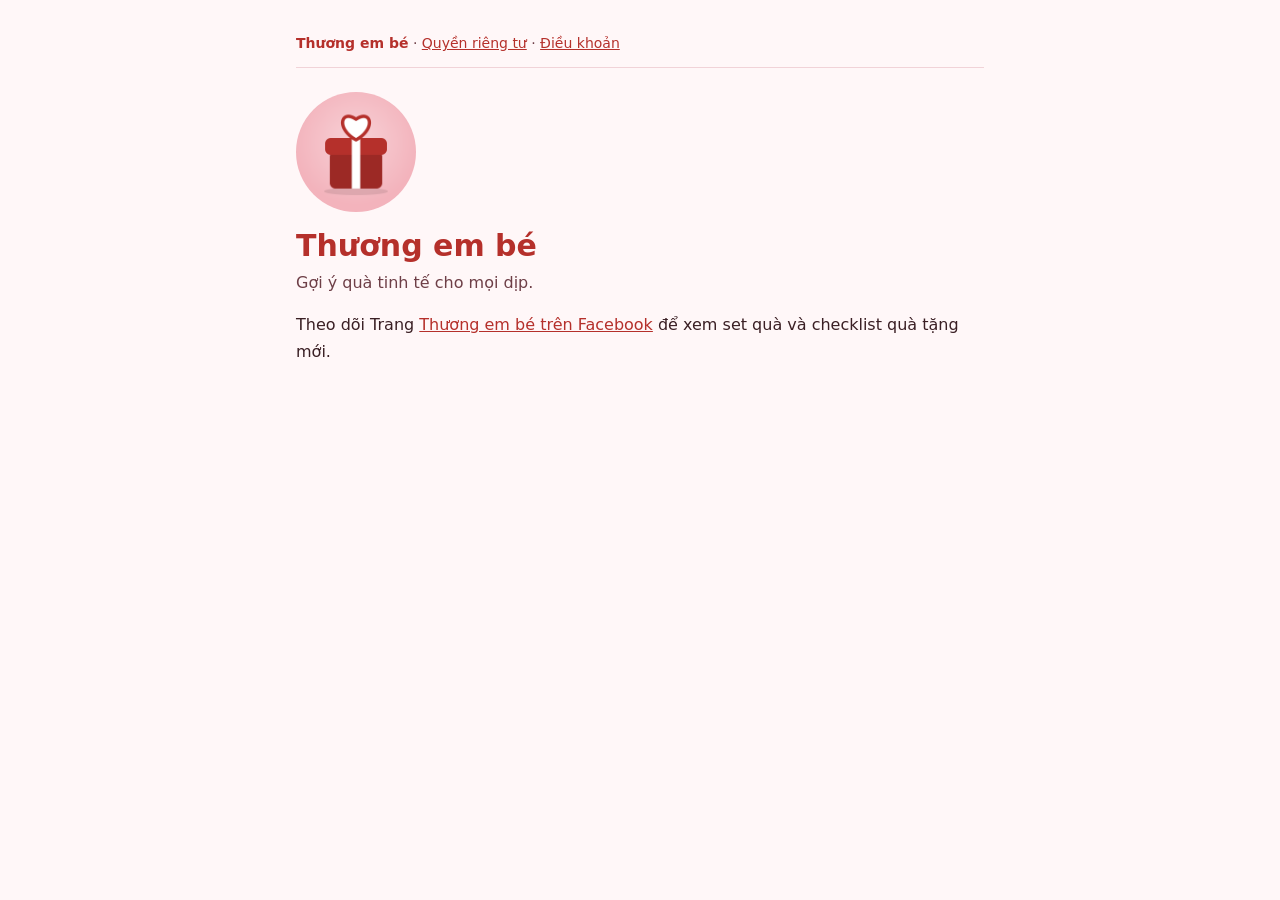
<file: index.html>
<!doctype html>
<html lang="vi">
<head>
<meta charset="utf-8">
<meta name="viewport" content="width=device-width,initial-scale=1">
<title>Thương em bé</title>
<link rel="stylesheet" href="style.css">
</head>
<body>
<main>
<nav><a href="index.html" aria-current="page">Thương em bé</a> · <a href="privacy.html">Quyền riêng tư</a> · <a href="terms.html">Điều khoản</a></nav>
<img class="logo" src="app-icon.png" alt="" width="120" height="120">
<h1>Thương em bé</h1>
<p class="lede">Gợi ý quà tinh tế cho mọi dịp.</p>
<p>Theo dõi Trang <a href="https://www.facebook.com/profile.php?id=61595892061499">Thương em bé trên Facebook</a> để xem set quà và checklist quà tặng mới.</p>
</main>
</body>
</html>
</file>
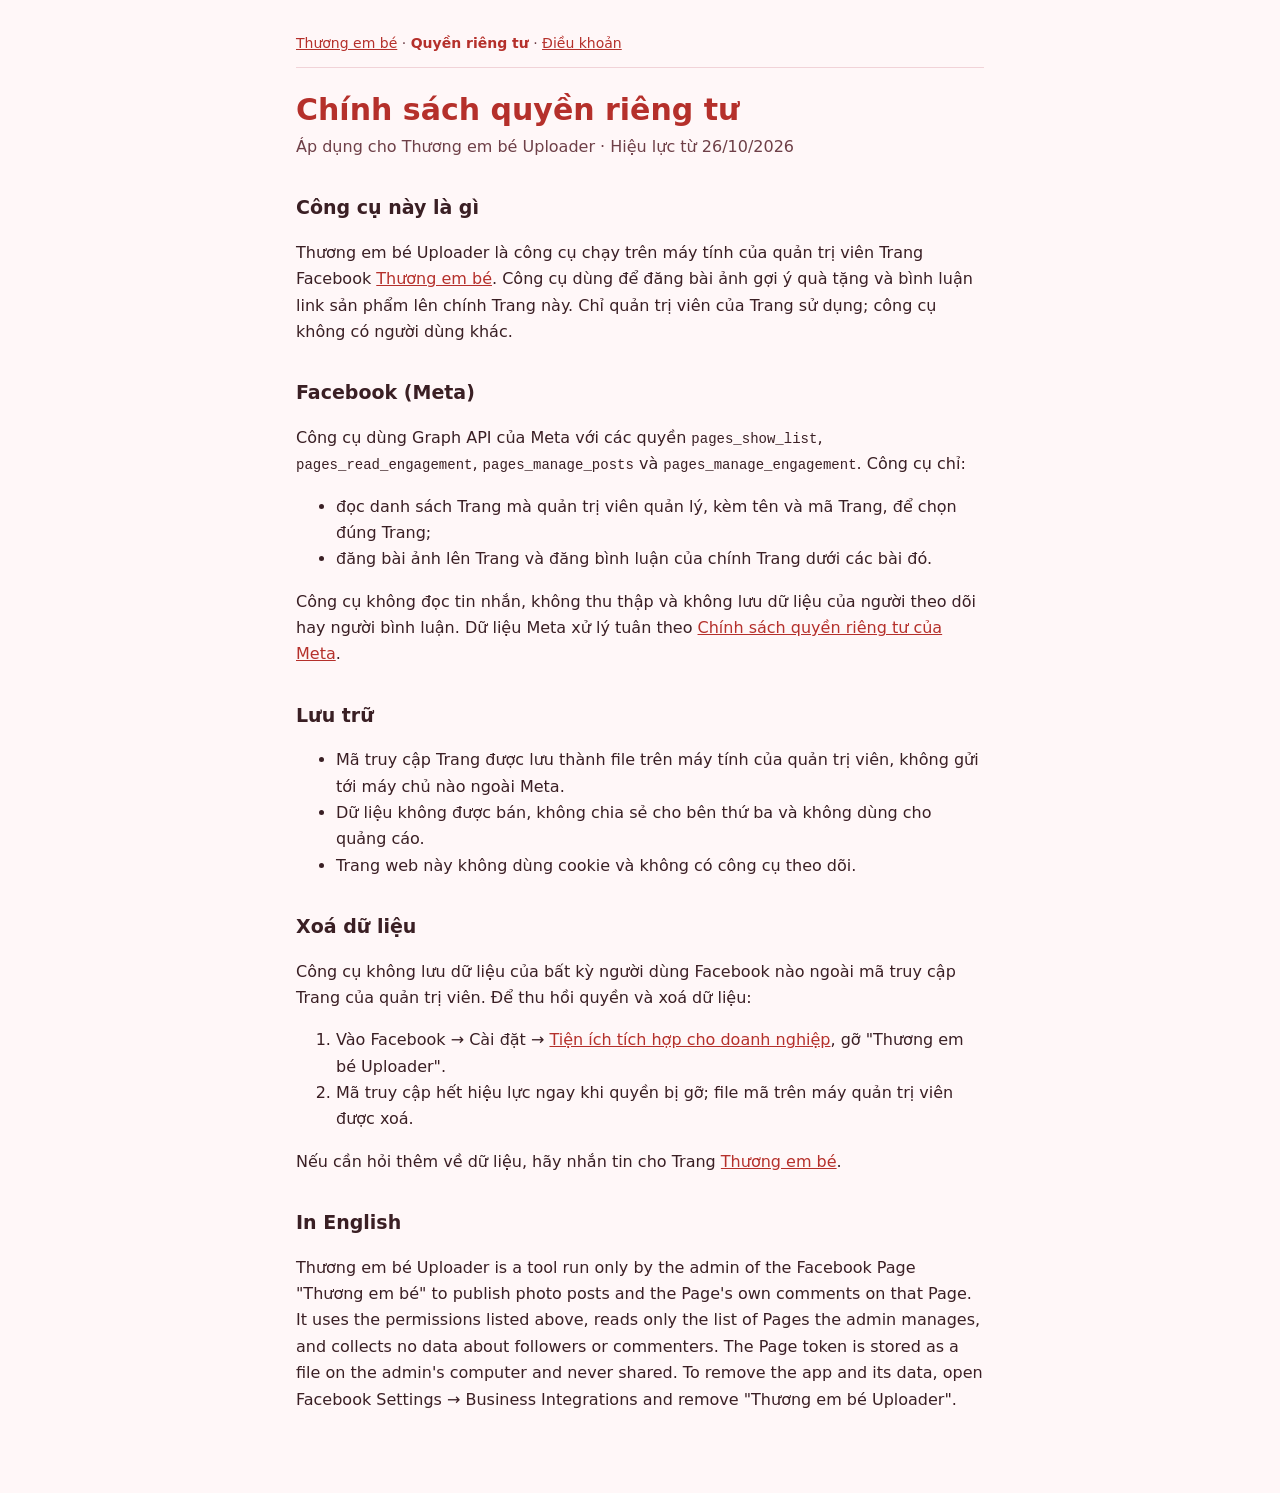
<file: privacy.html>
<!doctype html>
<html lang="vi">
<head>
<meta charset="utf-8">
<meta name="viewport" content="width=device-width,initial-scale=1">
<title>Chính sách quyền riêng tư · Thương em bé Uploader</title>
<link rel="stylesheet" href="style.css">
</head>
<body>
<main>
<nav><a href="index.html">Thương em bé</a> · <a href="privacy.html" aria-current="page">Quyền riêng tư</a> · <a href="terms.html">Điều khoản</a></nav>
<h1>Chính sách quyền riêng tư</h1>
<p class="lede">Áp dụng cho Thương em bé Uploader · Hiệu lực từ 26/10/2026</p>

<h2>Công cụ này là gì</h2>
<p>Thương em bé Uploader là công cụ chạy trên máy tính của quản trị viên Trang Facebook <a href="https://www.facebook.com/profile.php?id=61595892061499">Thương em bé</a>. Công cụ dùng để đăng bài ảnh gợi ý quà tặng và bình luận link sản phẩm lên chính Trang này. Chỉ quản trị viên của Trang sử dụng; công cụ không có người dùng khác.</p>

<h2>Facebook (Meta)</h2>
<p>Công cụ dùng Graph API của Meta với các quyền <code>pages_show_list</code>, <code>pages_read_engagement</code>, <code>pages_manage_posts</code> và <code>pages_manage_engagement</code>. Công cụ chỉ:</p>
<ul>
<li>đọc danh sách Trang mà quản trị viên quản lý, kèm tên và mã Trang, để chọn đúng Trang;</li>
<li>đăng bài ảnh lên Trang và đăng bình luận của chính Trang dưới các bài đó.</li>
</ul>
<p>Công cụ không đọc tin nhắn, không thu thập và không lưu dữ liệu của người theo dõi hay người bình luận. Dữ liệu Meta xử lý tuân theo <a href="https://www.facebook.com/privacy/policy">Chính sách quyền riêng tư của Meta</a>.</p>

<h2>Lưu trữ</h2>
<ul>
<li>Mã truy cập Trang được lưu thành file trên máy tính của quản trị viên, không gửi tới máy chủ nào ngoài Meta.</li>
<li>Dữ liệu không được bán, không chia sẻ cho bên thứ ba và không dùng cho quảng cáo.</li>
<li>Trang web này không dùng cookie và không có công cụ theo dõi.</li>
</ul>

<h2 id="xoa-du-lieu">Xoá dữ liệu</h2>
<p>Công cụ không lưu dữ liệu của bất kỳ người dùng Facebook nào ngoài mã truy cập Trang của quản trị viên. Để thu hồi quyền và xoá dữ liệu:</p>
<ol>
<li>Vào Facebook → Cài đặt → <a href="https://www.facebook.com/settings?tab=business_tools">Tiện ích tích hợp cho doanh nghiệp</a>, gỡ "Thương em bé Uploader".</li>
<li>Mã truy cập hết hiệu lực ngay khi quyền bị gỡ; file mã trên máy quản trị viên được xoá.</li>
</ol>
<p>Nếu cần hỏi thêm về dữ liệu, hãy nhắn tin cho Trang <a href="https://www.facebook.com/profile.php?id=61595892061499">Thương em bé</a>.</p>

<h2 lang="en">In English</h2>
<p lang="en">Thương em bé Uploader is a tool run only by the admin of the Facebook Page "Thương em bé" to publish photo posts and the Page's own comments on that Page. It uses the permissions listed above, reads only the list of Pages the admin manages, and collects no data about followers or commenters. The Page token is stored as a file on the admin's computer and never shared. To remove the app and its data, open Facebook Settings → Business Integrations and remove "Thương em bé Uploader".</p>
</main>
</body>
</html>
</file>
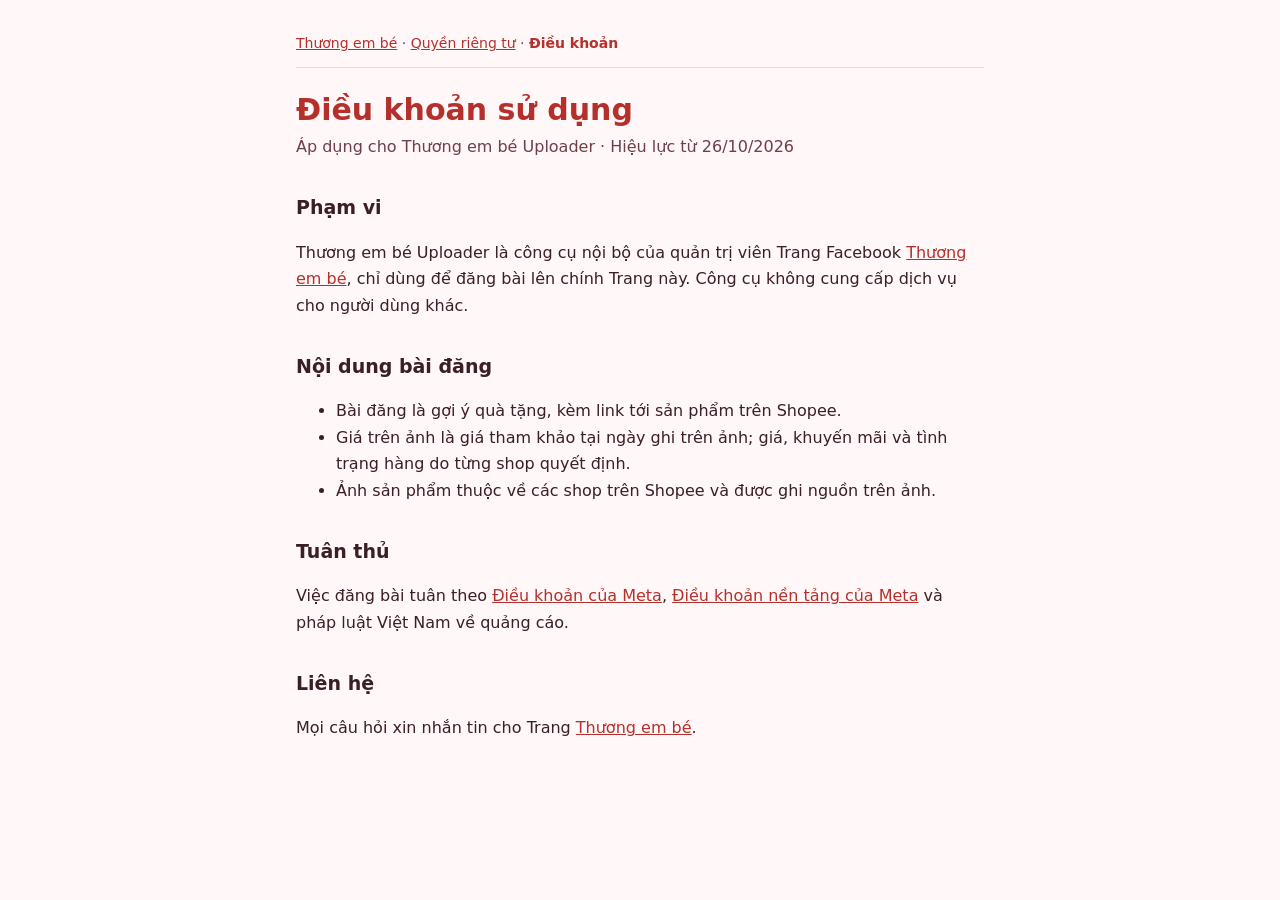
<file: terms.html>
<!doctype html>
<html lang="vi">
<head>
<meta charset="utf-8">
<meta name="viewport" content="width=device-width,initial-scale=1">
<title>Điều khoản sử dụng · Thương em bé Uploader</title>
<link rel="stylesheet" href="style.css">
</head>
<body>
<main>
<nav><a href="index.html">Thương em bé</a> · <a href="privacy.html">Quyền riêng tư</a> · <a href="terms.html" aria-current="page">Điều khoản</a></nav>
<h1>Điều khoản sử dụng</h1>
<p class="lede">Áp dụng cho Thương em bé Uploader · Hiệu lực từ 26/10/2026</p>

<h2>Phạm vi</h2>
<p>Thương em bé Uploader là công cụ nội bộ của quản trị viên Trang Facebook <a href="https://www.facebook.com/profile.php?id=61595892061499">Thương em bé</a>, chỉ dùng để đăng bài lên chính Trang này. Công cụ không cung cấp dịch vụ cho người dùng khác.</p>

<h2>Nội dung bài đăng</h2>
<ul>
<li>Bài đăng là gợi ý quà tặng, kèm link tới sản phẩm trên Shopee.</li>
<li>Giá trên ảnh là giá tham khảo tại ngày ghi trên ảnh; giá, khuyến mãi và tình trạng hàng do từng shop quyết định.</li>
<li>Ảnh sản phẩm thuộc về các shop trên Shopee và được ghi nguồn trên ảnh.</li>
</ul>

<h2>Tuân thủ</h2>
<p>Việc đăng bài tuân theo <a href="https://www.facebook.com/terms">Điều khoản của Meta</a>, <a href="https://developers.facebook.com/terms">Điều khoản nền tảng của Meta</a> và pháp luật Việt Nam về quảng cáo.</p>

<h2>Liên hệ</h2>
<p>Mọi câu hỏi xin nhắn tin cho Trang <a href="https://www.facebook.com/profile.php?id=61595892061499">Thương em bé</a>.</p>
</main>
</body>
</html>
</file>
<file: style.css>
:root {
  --bg: #fff7f8;
  --ink: #3a1f24;
  --muted: #6e3f47;
  --accent: #b5302b;
  --line: #f1d3d8;
}

@media (prefers-color-scheme: dark) {
  :root:not([data-theme="light"]) {
    --bg: #1c1416;
    --ink: #f6e9eb;
    --muted: #d4b3b9;
    --accent: #ff8f86;
    --line: #3a2a2e;
  }
}

* { box-sizing: border-box; }

body {
  margin: 0;
  background: var(--bg);
  color: var(--ink);
  font: 16px/1.65 system-ui, "Segoe UI", sans-serif;
}

main { max-width: 720px; margin: 0 auto; padding: 32px 16px 64px; }
nav { font-size: 14px; color: var(--muted); border-bottom: 1px solid var(--line); padding-bottom: 12px; margin-bottom: 24px; }
nav a[aria-current="page"] { font-weight: 700; text-decoration: none; }
h1 { font-size: 30px; line-height: 1.2; margin: 0 0 6px; color: var(--accent); text-wrap: balance; }
h2 { font-size: 19px; margin: 32px 0 8px; }
.lede { color: var(--muted); margin: 0 0 8px; }
.logo { border-radius: 50%; display: block; margin-bottom: 16px; }
a { color: var(--accent); }
code { font-size: 14px; overflow-wrap: anywhere; }
</file>
